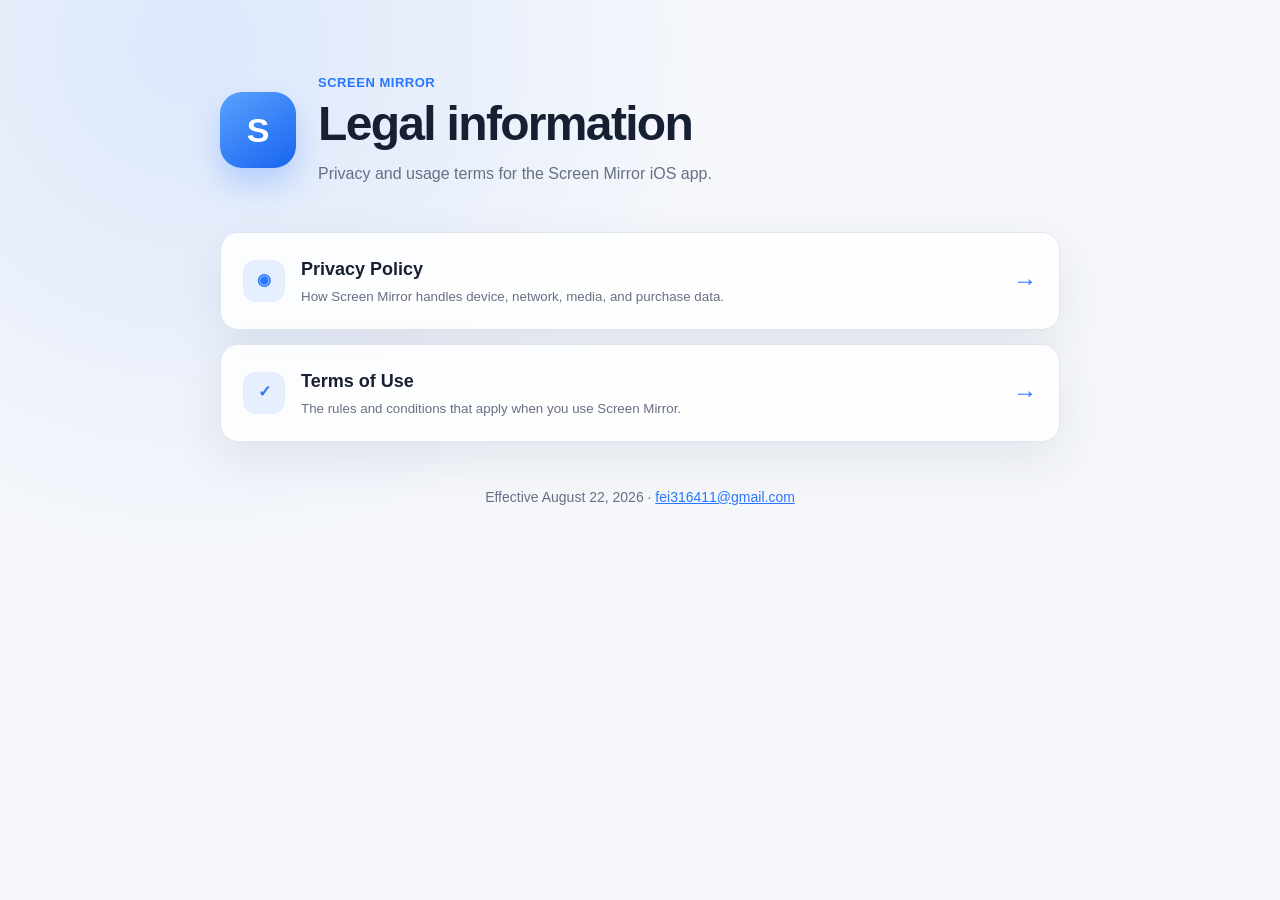
<file: index.html>
<!doctype html>
<html lang="en">
<head>
  <meta charset="utf-8">
  <meta name="viewport" content="width=device-width, initial-scale=1">
  <meta name="description" content="Screen Mirror legal information, privacy policy, and terms of use.">
  <title>Screen Mirror Legal</title>
  <link rel="stylesheet" href="styles.css">
</head>
<body>
  <main class="shell">
    <header class="hero">
      <div class="app-mark" aria-hidden="true">S</div>
      <div>
        <p class="eyebrow">Screen Mirror</p>
        <h1>Legal information</h1>
        <p class="lede">Privacy and usage terms for the Screen Mirror iOS app.</p>
      </div>
    </header>

    <nav class="card-grid" aria-label="Legal documents">
      <a class="card" href="privacy.html">
        <span class="icon" aria-hidden="true">◉</span>
        <span>
          <strong>Privacy Policy</strong>
          <small>How Screen Mirror handles device, network, media, and purchase data.</small>
        </span>
        <span class="arrow" aria-hidden="true">→</span>
      </a>
      <a class="card" href="terms.html">
        <span class="icon" aria-hidden="true">✓</span>
        <span>
          <strong>Terms of Use</strong>
          <small>The rules and conditions that apply when you use Screen Mirror.</small>
        </span>
        <span class="arrow" aria-hidden="true">→</span>
      </a>
    </nav>

    <footer>Effective August 22, 2026 · <a href="mailto:fei316411@gmail.com">fei316411@gmail.com</a></footer>
  </main>
</body>
</html>
</file>
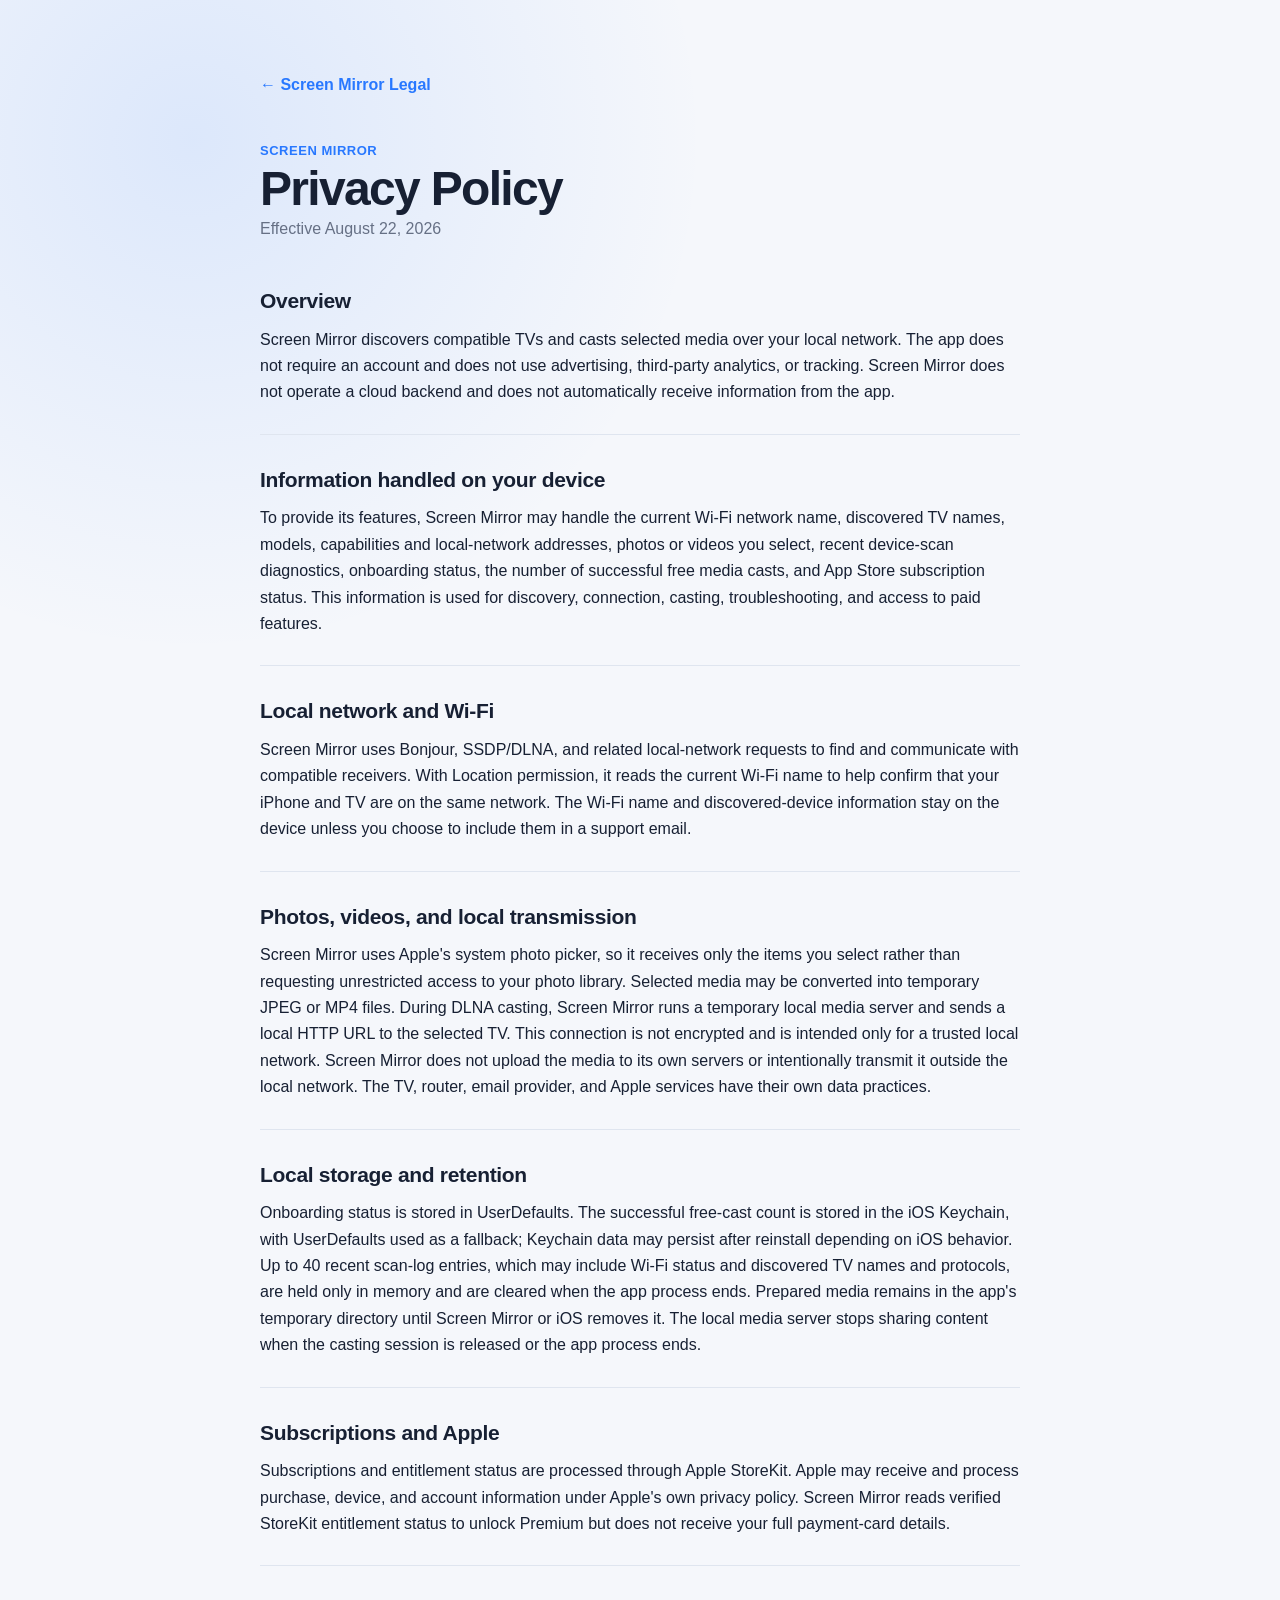
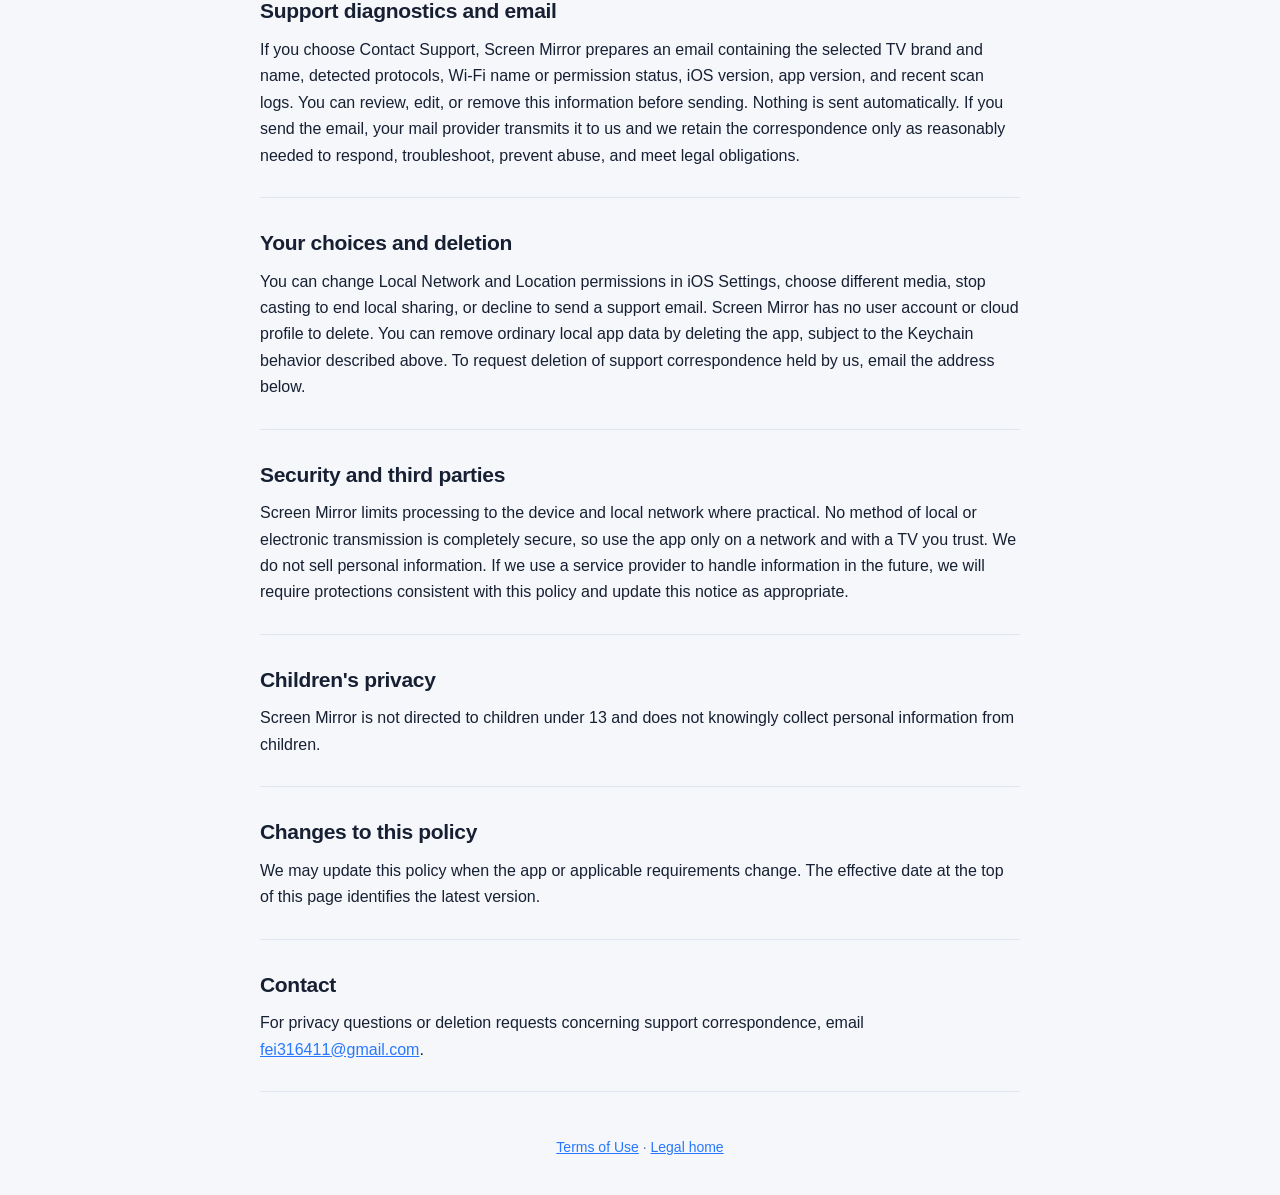
<file: privacy.html>
<!doctype html>
<html lang="en">
<head>
  <meta charset="utf-8">
  <meta name="viewport" content="width=device-width, initial-scale=1">
  <meta name="description" content="Privacy Policy for the Screen Mirror iOS app.">
  <title>Privacy Policy · Screen Mirror</title>
  <link rel="stylesheet" href="styles.css">
</head>
<body>
  <main class="shell document">
    <a class="back" href="index.html">← Screen Mirror Legal</a>
    <header>
      <p class="eyebrow">Screen Mirror</p>
      <h1>Privacy Policy</h1>
      <p class="effective">Effective August 22, 2026</p>
    </header>

    <section>
      <h2>Overview</h2>
      <p>Screen Mirror discovers compatible TVs and casts selected media over your local network. The app does not require an account and does not use advertising, third-party analytics, or tracking. Screen Mirror does not operate a cloud backend and does not automatically receive information from the app.</p>
    </section>
    <section>
      <h2>Information handled on your device</h2>
      <p>To provide its features, Screen Mirror may handle the current Wi-Fi network name, discovered TV names, models, capabilities and local-network addresses, photos or videos you select, recent device-scan diagnostics, onboarding status, the number of successful free media casts, and App Store subscription status. This information is used for discovery, connection, casting, troubleshooting, and access to paid features.</p>
    </section>
    <section>
      <h2>Local network and Wi-Fi</h2>
      <p>Screen Mirror uses Bonjour, SSDP/DLNA, and related local-network requests to find and communicate with compatible receivers. With Location permission, it reads the current Wi-Fi name to help confirm that your iPhone and TV are on the same network. The Wi-Fi name and discovered-device information stay on the device unless you choose to include them in a support email.</p>
    </section>
    <section>
      <h2>Photos, videos, and local transmission</h2>
      <p>Screen Mirror uses Apple's system photo picker, so it receives only the items you select rather than requesting unrestricted access to your photo library. Selected media may be converted into temporary JPEG or MP4 files. During DLNA casting, Screen Mirror runs a temporary local media server and sends a local HTTP URL to the selected TV. This connection is not encrypted and is intended only for a trusted local network. Screen Mirror does not upload the media to its own servers or intentionally transmit it outside the local network. The TV, router, email provider, and Apple services have their own data practices.</p>
    </section>
    <section>
      <h2>Local storage and retention</h2>
      <p>Onboarding status is stored in UserDefaults. The successful free-cast count is stored in the iOS Keychain, with UserDefaults used as a fallback; Keychain data may persist after reinstall depending on iOS behavior. Up to 40 recent scan-log entries, which may include Wi-Fi status and discovered TV names and protocols, are held only in memory and are cleared when the app process ends. Prepared media remains in the app's temporary directory until Screen Mirror or iOS removes it. The local media server stops sharing content when the casting session is released or the app process ends.</p>
    </section>
    <section>
      <h2>Subscriptions and Apple</h2>
      <p>Subscriptions and entitlement status are processed through Apple StoreKit. Apple may receive and process purchase, device, and account information under Apple's own privacy policy. Screen Mirror reads verified StoreKit entitlement status to unlock Premium but does not receive your full payment-card details.</p>
    </section>
    <section>
      <h2>Support diagnostics and email</h2>
      <p>If you choose Contact Support, Screen Mirror prepares an email containing the selected TV brand and name, detected protocols, Wi-Fi name or permission status, iOS version, app version, and recent scan logs. You can review, edit, or remove this information before sending. Nothing is sent automatically. If you send the email, your mail provider transmits it to us and we retain the correspondence only as reasonably needed to respond, troubleshoot, prevent abuse, and meet legal obligations.</p>
    </section>
    <section>
      <h2>Your choices and deletion</h2>
      <p>You can change Local Network and Location permissions in iOS Settings, choose different media, stop casting to end local sharing, or decline to send a support email. Screen Mirror has no user account or cloud profile to delete. You can remove ordinary local app data by deleting the app, subject to the Keychain behavior described above. To request deletion of support correspondence held by us, email the address below.</p>
    </section>
    <section>
      <h2>Security and third parties</h2>
      <p>Screen Mirror limits processing to the device and local network where practical. No method of local or electronic transmission is completely secure, so use the app only on a network and with a TV you trust. We do not sell personal information. If we use a service provider to handle information in the future, we will require protections consistent with this policy and update this notice as appropriate.</p>
    </section>
    <section>
      <h2>Children's privacy</h2>
      <p>Screen Mirror is not directed to children under 13 and does not knowingly collect personal information from children.</p>
    </section>
    <section>
      <h2>Changes to this policy</h2>
      <p>We may update this policy when the app or applicable requirements change. The effective date at the top of this page identifies the latest version.</p>
    </section>
    <section>
      <h2>Contact</h2>
      <p>For privacy questions or deletion requests concerning support correspondence, email <a href="mailto:fei316411@gmail.com">fei316411@gmail.com</a>.</p>
    </section>

    <footer><a href="terms.html">Terms of Use</a> · <a href="index.html">Legal home</a></footer>
  </main>
</body>
</html>
</file>
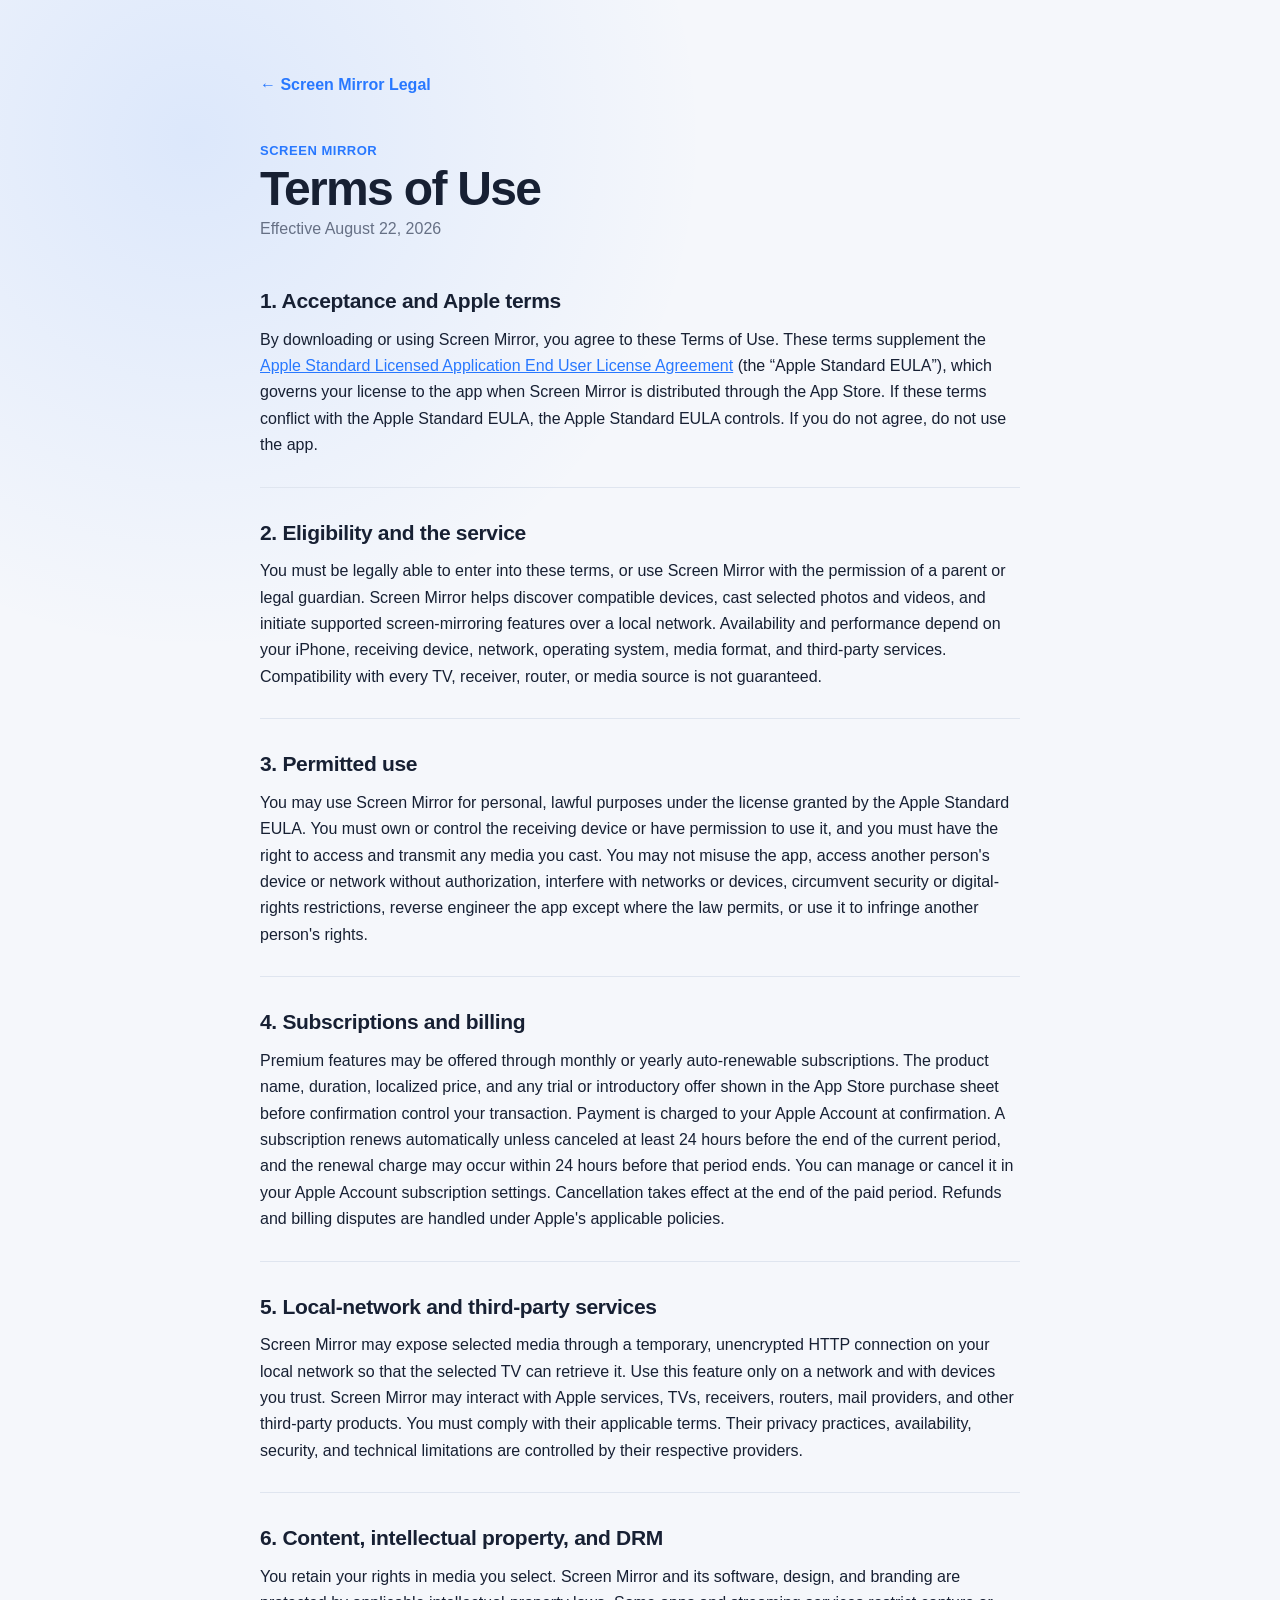
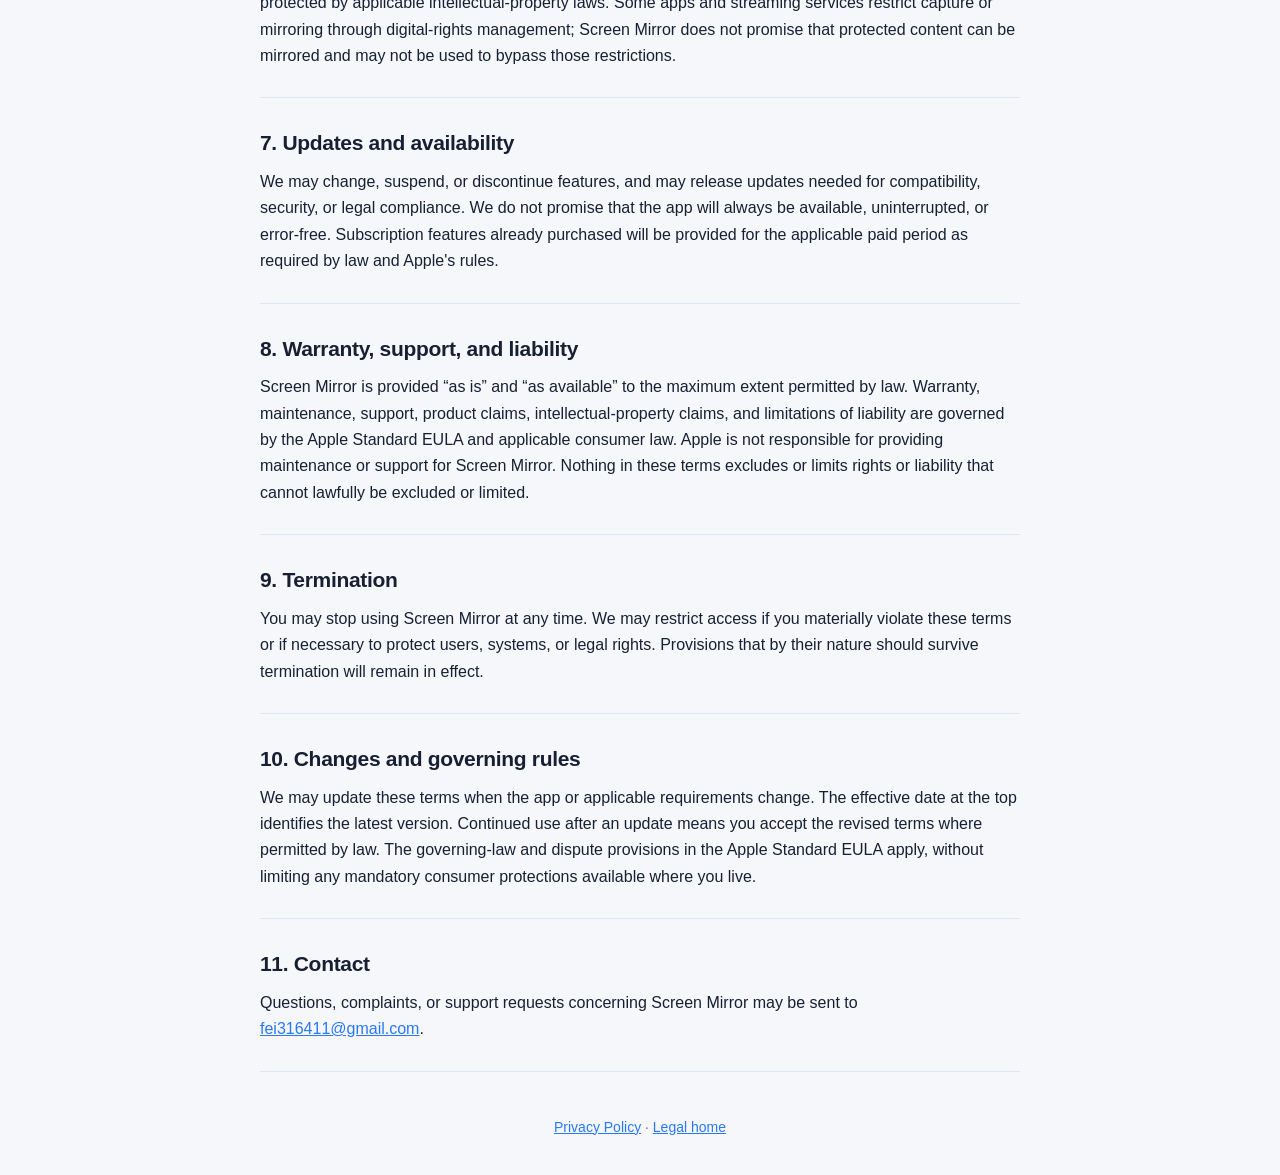
<file: terms.html>
<!doctype html>
<html lang="en">
<head>
  <meta charset="utf-8">
  <meta name="viewport" content="width=device-width, initial-scale=1">
  <meta name="description" content="Terms of Use for the Screen Mirror iOS app.">
  <title>Terms of Use · Screen Mirror</title>
  <link rel="stylesheet" href="styles.css">
</head>
<body>
  <main class="shell document">
    <a class="back" href="index.html">← Screen Mirror Legal</a>
    <header>
      <p class="eyebrow">Screen Mirror</p>
      <h1>Terms of Use</h1>
      <p class="effective">Effective August 22, 2026</p>
    </header>

    <section>
      <h2>1. Acceptance and Apple terms</h2>
      <p>By downloading or using Screen Mirror, you agree to these Terms of Use. These terms supplement the <a href="https://www.apple.com/legal/internet-services/itunes/dev/stdeula/">Apple Standard Licensed Application End User License Agreement</a> (the “Apple Standard EULA”), which governs your license to the app when Screen Mirror is distributed through the App Store. If these terms conflict with the Apple Standard EULA, the Apple Standard EULA controls. If you do not agree, do not use the app.</p>
    </section>
    <section>
      <h2>2. Eligibility and the service</h2>
      <p>You must be legally able to enter into these terms, or use Screen Mirror with the permission of a parent or legal guardian. Screen Mirror helps discover compatible devices, cast selected photos and videos, and initiate supported screen-mirroring features over a local network. Availability and performance depend on your iPhone, receiving device, network, operating system, media format, and third-party services. Compatibility with every TV, receiver, router, or media source is not guaranteed.</p>
    </section>
    <section>
      <h2>3. Permitted use</h2>
      <p>You may use Screen Mirror for personal, lawful purposes under the license granted by the Apple Standard EULA. You must own or control the receiving device or have permission to use it, and you must have the right to access and transmit any media you cast. You may not misuse the app, access another person's device or network without authorization, interfere with networks or devices, circumvent security or digital-rights restrictions, reverse engineer the app except where the law permits, or use it to infringe another person's rights.</p>
    </section>
    <section>
      <h2>4. Subscriptions and billing</h2>
      <p>Premium features may be offered through monthly or yearly auto-renewable subscriptions. The product name, duration, localized price, and any trial or introductory offer shown in the App Store purchase sheet before confirmation control your transaction. Payment is charged to your Apple Account at confirmation. A subscription renews automatically unless canceled at least 24 hours before the end of the current period, and the renewal charge may occur within 24 hours before that period ends. You can manage or cancel it in your Apple Account subscription settings. Cancellation takes effect at the end of the paid period. Refunds and billing disputes are handled under Apple's applicable policies.</p>
    </section>
    <section>
      <h2>5. Local-network and third-party services</h2>
      <p>Screen Mirror may expose selected media through a temporary, unencrypted HTTP connection on your local network so that the selected TV can retrieve it. Use this feature only on a network and with devices you trust. Screen Mirror may interact with Apple services, TVs, receivers, routers, mail providers, and other third-party products. You must comply with their applicable terms. Their privacy practices, availability, security, and technical limitations are controlled by their respective providers.</p>
    </section>
    <section>
      <h2>6. Content, intellectual property, and DRM</h2>
      <p>You retain your rights in media you select. Screen Mirror and its software, design, and branding are protected by applicable intellectual-property laws. Some apps and streaming services restrict capture or mirroring through digital-rights management; Screen Mirror does not promise that protected content can be mirrored and may not be used to bypass those restrictions.</p>
    </section>
    <section>
      <h2>7. Updates and availability</h2>
      <p>We may change, suspend, or discontinue features, and may release updates needed for compatibility, security, or legal compliance. We do not promise that the app will always be available, uninterrupted, or error-free. Subscription features already purchased will be provided for the applicable paid period as required by law and Apple's rules.</p>
    </section>
    <section>
      <h2>8. Warranty, support, and liability</h2>
      <p>Screen Mirror is provided “as is” and “as available” to the maximum extent permitted by law. Warranty, maintenance, support, product claims, intellectual-property claims, and limitations of liability are governed by the Apple Standard EULA and applicable consumer law. Apple is not responsible for providing maintenance or support for Screen Mirror. Nothing in these terms excludes or limits rights or liability that cannot lawfully be excluded or limited.</p>
    </section>
    <section>
      <h2>9. Termination</h2>
      <p>You may stop using Screen Mirror at any time. We may restrict access if you materially violate these terms or if necessary to protect users, systems, or legal rights. Provisions that by their nature should survive termination will remain in effect.</p>
    </section>
    <section>
      <h2>10. Changes and governing rules</h2>
      <p>We may update these terms when the app or applicable requirements change. The effective date at the top identifies the latest version. Continued use after an update means you accept the revised terms where permitted by law. The governing-law and dispute provisions in the Apple Standard EULA apply, without limiting any mandatory consumer protections available where you live.</p>
    </section>
    <section>
      <h2>11. Contact</h2>
      <p>Questions, complaints, or support requests concerning Screen Mirror may be sent to <a href="mailto:fei316411@gmail.com">fei316411@gmail.com</a>.</p>
    </section>

    <footer><a href="privacy.html">Privacy Policy</a> · <a href="index.html">Legal home</a></footer>
  </main>
</body>
</html>
</file>
<file: styles.css>
:root {
  color-scheme: light dark;
  --bg: #f5f7fb;
  --surface: rgba(255, 255, 255, 0.88);
  --text: #172033;
  --muted: #667085;
  --line: #dfe5ef;
  --accent: #2878ff;
  --shadow: 0 18px 50px rgba(41, 56, 84, 0.09);
}

* { box-sizing: border-box; }

body {
  margin: 0;
  min-height: 100vh;
  font: 16px/1.65 -apple-system, BlinkMacSystemFont, "Segoe UI", sans-serif;
  color: var(--text);
  background:
    radial-gradient(circle at 15% 5%, rgba(40, 120, 255, 0.12), transparent 32rem),
    var(--bg);
}

a { color: var(--accent); }

.shell {
  width: min(840px, calc(100% - 32px));
  margin: 0 auto;
  padding: 72px 0 36px;
}

.hero { display: flex; align-items: center; gap: 22px; margin-bottom: 44px; }
.app-mark {
  display: grid;
  place-items: center;
  flex: 0 0 76px;
  height: 76px;
  border-radius: 22px;
  color: white;
  font-size: 34px;
  font-weight: 750;
  background: linear-gradient(145deg, #5aa2ff, #1764ef);
  box-shadow: 0 16px 30px rgba(40, 120, 255, 0.25);
}

.eyebrow { margin: 0 0 4px; color: var(--accent); font-weight: 700; letter-spacing: .04em; text-transform: uppercase; font-size: 13px; }
h1 { margin: 0; font-size: clamp(32px, 7vw, 48px); line-height: 1.12; letter-spacing: -.035em; }
.lede, .effective { margin: 10px 0 0; color: var(--muted); }

.card-grid { display: grid; gap: 14px; }
.card {
  display: grid;
  grid-template-columns: 42px 1fr auto;
  align-items: center;
  gap: 16px;
  padding: 22px;
  color: inherit;
  text-decoration: none;
  border: 1px solid var(--line);
  border-radius: 18px;
  background: var(--surface);
  box-shadow: var(--shadow);
  transition: transform .18s ease, border-color .18s ease;
}
.card:hover { transform: translateY(-2px); border-color: var(--accent); }
.card strong, .card small { display: block; }
.card strong { font-size: 18px; }
.card small { margin-top: 3px; color: var(--muted); line-height: 1.45; }
.icon { display: grid; place-items: center; width: 42px; height: 42px; border-radius: 12px; color: var(--accent); background: rgba(40, 120, 255, .1); font-weight: 800; }
.arrow { font-size: 24px; color: var(--accent); }

.document { max-width: 760px; }
.back { display: inline-block; margin-bottom: 42px; text-decoration: none; font-weight: 650; }
.document header { margin-bottom: 42px; }
.document section { margin: 0 0 28px; padding-bottom: 28px; border-bottom: 1px solid var(--line); }
.document h2 { margin: 0 0 8px; font-size: 21px; letter-spacing: -.015em; }
.document p { margin: 0; }
footer { margin-top: 44px; color: var(--muted); font-size: 14px; text-align: center; }

@media (max-width: 560px) {
  .shell { padding-top: 42px; }
  .hero { align-items: flex-start; }
  .app-mark { flex-basis: 58px; height: 58px; border-radius: 17px; font-size: 27px; }
  .card { padding: 18px; }
}

@media (prefers-color-scheme: dark) {
  :root {
    --bg: #0e1420;
    --surface: rgba(23, 32, 51, .86);
    --text: #f2f5fb;
    --muted: #a8b2c5;
    --line: #2c374b;
    --accent: #70a7ff;
    --shadow: 0 18px 50px rgba(0, 0, 0, .2);
  }
}
</file>
